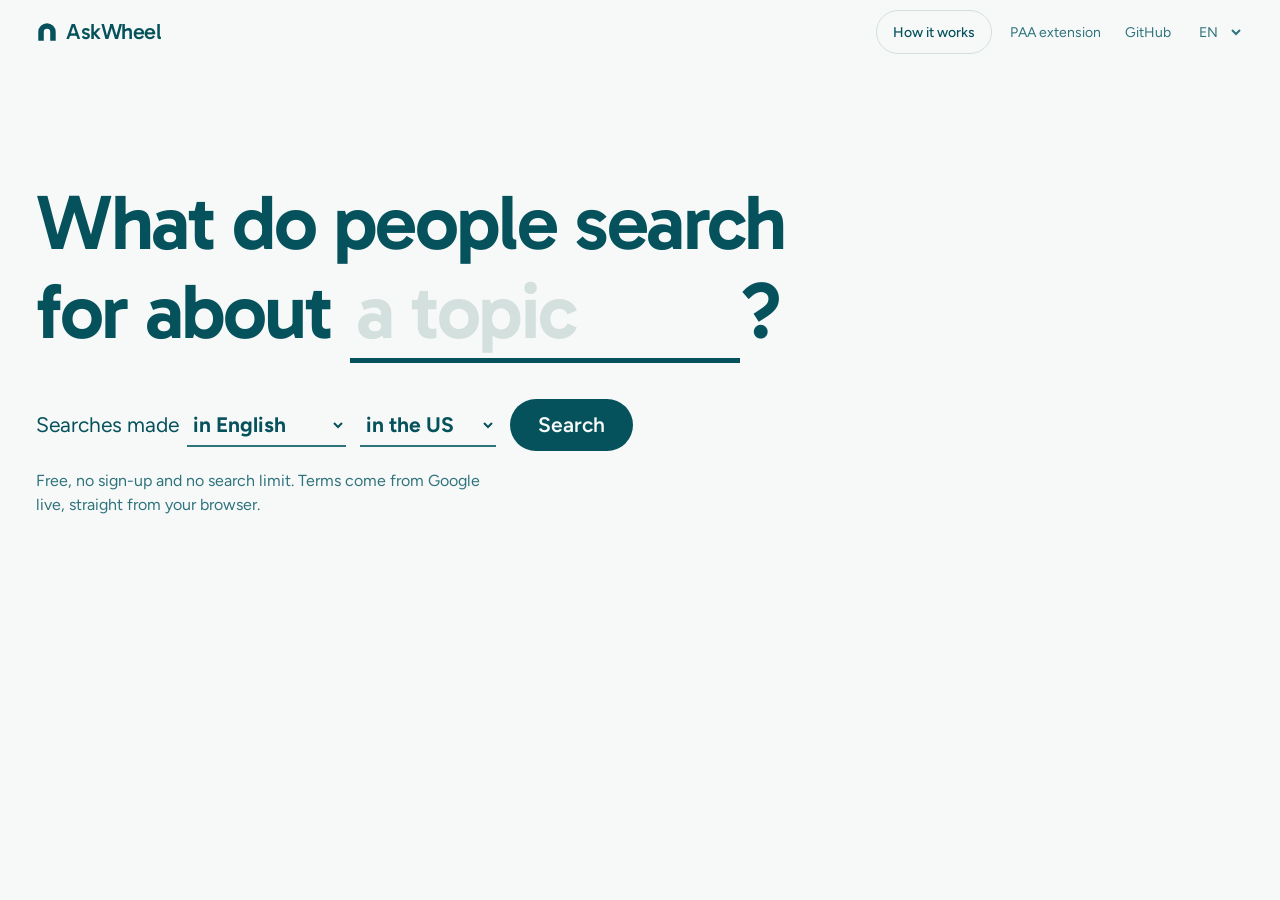
<file: public/index.html>
<!doctype html>
<html lang="pt">
<head>
<meta charset="utf-8">
<meta name="viewport" content="width=device-width, initial-scale=1">
<title>AskWheel</title>
<meta name="description" data-i18n-content="meta.desc" content="Veja o que as pessoas buscam no Google e no Google Shopping, e o People Also Ask, sobre qualquer palavra-chave. Grátis, sem cadastro.">
<link rel="icon" href="favicon.svg" type="image/svg+xml">
<link rel="preload" href="fonts/figtree-latin.woff2" as="font" type="font/woff2" crossorigin>
<link rel="preload" href="fonts/gabarito-latin.woff2" as="font" type="font/woff2" crossorigin>
<link rel="stylesheet" href="style.css">
</head>
<body class="home">
<header class="top" id="top">
  <a class="brand" id="brand" href="./" data-i18n-label="brand.label" aria-label="AskWheel, página inicial"><i class="ring" aria-hidden="true"></i>AskWheel</a>
  <form class="ask" id="form">
    <h1><label for="q" data-i18n="home.pre">O que as pessoas buscam sobre</label> <input id="q" name="q" data-i18n-ph="q.ph" placeholder="um assunto" autocomplete="off" enterkeyhint="search" required><span aria-hidden="true">?</span></h1>
    <div class="where">
      <label><span data-i18n="where.pre">Buscas feitas</span>
        <select id="hl" name="hl" data-i18n-label="hl.label" aria-label="Idioma da busca">
          <option value="pt" data-i18n="hl.pt">em português</option>
          <option value="it" data-i18n="hl.it">em italiano</option>
          <option value="en" data-i18n="hl.en">em inglês</option>
          <option value="es" data-i18n="hl.es">em espanhol</option>
        </select></label>
      <label><span class="vh" data-i18n="gl.label">País</span>
        <select id="gl" name="gl" data-i18n-label="gl.label" aria-label="País">
          <option value="it" data-i18n="c.it">na Itália</option>
          <option value="br" data-i18n="c.br">no Brasil</option>
          <option value="pt" data-i18n="c.pt">em Portugal</option>
          <option value="us" data-i18n="c.us">nos EUA</option>
          <option value="gb" data-i18n="c.gb">no Reino Unido</option>
          <option value="es" data-i18n="c.es">na Espanha</option>
          <option value="fr" data-i18n="c.fr">na França</option>
          <option value="de" data-i18n="c.de">na Alemanha</option>
        </select></label>
      <button class="go" id="go" type="submit" data-i18n="go">Buscar</button>
    </div>
    <p class="promise" data-i18n="promise">Grátis, sem cadastro e sem limite de buscas. Os termos vêm do Google na hora, direto do seu navegador.</p>
  </form>
  <nav class="nav" data-i18n-label="nav.label" aria-label="Páginas">
    <a href="#" data-tab="about" data-i18n="nav.about">Como funciona</a>
    <a href="#" data-tab="ext" class="desk" data-i18n="nav.ext">Extensão PAA</a>
    <a href="https://github.com/matteoandradeboschi/askwheel" target="_blank" rel="noopener">GitHub</a>
    <select id="ui-lang" data-i18n-label="ui.label" aria-label="Idioma do site">
      <option value="pt">PT</option>
      <option value="en">EN</option>
      <option value="it">IT</option>
    </select>
    <a href="#" class="top-go" data-goto="search" data-i18n="lp.cta">Buscar uma palavra</a>
  </nav>
</header>

<main>
  <section id="tab-search" class="tab">
    <div id="results" hidden>
      <div class="cap">
        <h2 id="cap-kw"></h2>
        <p class="meta" id="meta" aria-live="polite"></p>
        <p class="status" id="status" aria-live="polite" hidden></p>
        <div class="paa-line" id="paa-line" hidden>
          <p id="paa-msg"></p>
          <p id="paa-install"><span data-i18n="paa.install">Perguntas do Google (People Also Ask): instale a extensão no computador.</span> <a href="#" data-goto="ext" data-i18n="paa.installBtn">Instalar extensão</a></p>
        </div>
      </div>
      <div class="bar">
        <nav class="views" id="views" data-i18n-label="v.label" aria-label="Como ver os termos">
          <a href="#s-wheel" data-v="wheel" data-i18n="v.wheel">Roda</a><a href="#s-groups" data-v="groups" data-i18n="v.groups">Por assunto</a><a href="#s-qa" data-v="qa" data-i18n="v.qa">Perguntas do Google</a><a href="#s-table" data-v="table" data-i18n="v.table">Tabela</a>
        </nav>
        <div class="acts">
          <button type="button" class="btn" id="copy-all" data-i18n="a.copy">Copiar tudo</button>
          <button type="button" class="btn" id="csv" data-i18n="csv">Baixar CSV</button>
          <button type="button" class="btn" id="share" data-i18n="share">Copiar link</button>
          <button type="button" class="btn" id="print" data-i18n="a.print">Imprimir ou salvar PDF</button>
          <button type="button" class="btn" id="cart" aria-expanded="false" aria-controls="basket"><span data-i18n="a.cart">Cesta</span> <b id="cart-n">0</b></button>
        </div>
      </div>
      <div id="stage"></div>
      <div id="extras" hidden></div>
      <p class="note" data-i18n="note.vol">Não mostramos volume de busca: o Google não entrega esse número de graça. A ordem é a posição em que o Google sugeriu cada termo, não quantas pessoas pesquisam.</p>
    </div>
  </section>

  <section id="tab-ext" class="tab prose" hidden>
    <h1 data-i18n="ext.h">Extensão AskWheel PAA</h1>
    <p data-i18n="ext.p">Com a extensão, o People Also Ask do Google aparece sozinho a cada busca: ela abre a busca no Google numa aba em segundo plano, lê as perguntas, traz o mapa para cá e fecha a aba. Não guarda nada e não envia dados para nenhum outro lugar.</p>
    <p><a data-i18n="ext.dl" class="bm" href="askwheel-paa.zip" download>Baixar a extensão (.zip)</a></p>
    <h2 data-i18n="ext.chromeH">Chrome, Edge, Brave, Opera, Vivaldi</h2>
    <ol>
      <li data-i18n="ext.c1">Descompacte o .zip numa pasta que você não vai apagar.</li>
      <li data-i18n="ext.c2">Abra <code>chrome://extensions</code> (no Opera, <code>opera://extensions</code>) e ligue o <b>Modo do desenvolvedor</b>.</li>
      <li data-i18n="ext.c3">Clique em <b>Carregar sem compactação</b> e escolha a pasta.</li>
    </ol>
    <h2>Firefox</h2>
    <ol>
      <li data-i18n="ext.f1">Descompacte o .zip.</li>
      <li data-i18n="ext.f2">Abra <code>about:debugging#/runtime/this-firefox</code> e clique em <b>Carregar extensão temporária</b>.</li>
      <li data-i18n="ext.f3">Escolha o arquivo <code>manifest.json</code> da pasta. A extensão some quando o Firefox fecha.</li>
    </ol>
    <p data-i18n="ext.after">Depois, recarregue esta página e busque. Se o Google pedir verificação ou mostrar a tela de cookies, a aba dele fica aberta para você resolver.</p>
    <h2 data-i18n="ext.bmH">Sem extensão: usar um favorito</h2>
    <ol>
      <li><span data-i18n="ext.b1">Arraste este botão para a barra de favoritos (só na primeira vez):</span> <a id="paa-bm" class="bm" href="#">AskWheel PAA</a> <span id="bm-msg" class="muted" aria-live="polite"></span></li>
      <li><span data-i18n="ext.b2a">Busque a palavra no Google (ou</span> <a id="paa-open" target="_blank" rel="noopener" href="https://www.google.com/" data-i18n="ext.b2link">abra o Google</a><span data-i18n="ext.b2b">) e, na página de resultados, clique no favorito.</span></li>
      <li data-i18n="ext.b3">Em uns 20 segundos você volta para cá com tudo: as rodas e o mapa de perguntas.</li>
    </ol>
  </section>

  <section id="tab-about" class="tab lp" hidden>
    <div class="lp-sec lp-hero">
      <div class="lp-text">
        <h1 data-i18n="lp.h1">Veja o que as pessoas perguntam no Google sobre qualquer assunto</h1>
        <p class="lp-lead" data-i18n="lp.lead">Digite uma palavra. O AskWheel consulta o autocomplete do Google e do Google Shopping direto do seu navegador e separa cada sugestão em perguntas, comparações, para quê e com o quê, e de A a Z.</p>
        <div class="lp-btns"><a class="lp-go" href="#" data-goto="search" data-i18n="lp.cta">Buscar uma palavra</a><a class="lp-alt desk" href="#" data-goto="ext" data-i18n="lp.cta2">Instalar a extensão</a></div>
        <p class="lp-proof" data-i18n="lp.proof">Grátis, sem cadastro e sem limite de buscas.</p>
      </div>
      <div class="lp-art" role="img" data-i18n-label="lp.artLabel" aria-label="Resultado do AskWheel para cold brew">
        <div class="aw-win" aria-hidden="true">
          <div class="aw-bar"><span class="aw-dots"><i></i><i></i><i></i></span><span>AskWheel · <b>cold brew</b> · <span data-i18n="hl.en">em inglês</span></span></div>
          <div class="aw-body">
            <div class="aw-side">
              <span class="hue h-questions on"><i></i><span data-i18n="g.questions">Perguntas</span><em>48</em></span>
              <span class="hue h-prepositions"><i></i><span data-i18n="g.prepositions">Para quê e com o quê</span><em>31</em></span>
              <span class="hue h-comparisons"><i></i><span data-i18n="g.comparisons">Comparações</span><em>12</em></span>
              <span class="hue h-az"><i></i><span data-i18n="g.az">De A a Z e números</span><em>83</em></span>
              <span class="hue h-related"><i></i><span data-i18n="g.related">Relacionadas</span><em>26</em></span>
            </div>
            <ul class="aw-rows hue h-questions">
              <li><b>how to make <mark>cold brew</mark> at home</b><small>how</small></li>
              <li><b>is <mark>cold brew</mark> stronger than coffee</b><small>is</small></li>
              <li><b>why is <mark>cold brew</mark> so expensive</b><small>why</small></li>
              <li><b>how long does <mark>cold brew</mark> last</b><small>how</small></li>
              <li><b>what is <mark>cold brew</mark> concentrate</b><small>what</small></li>
              <li><b>can you heat up <mark>cold brew</mark></b><small>can</small></li>
              <li><b>which beans for <mark>cold brew</mark></b><small>which</small></li>
              <li><b>does <mark>cold brew</mark> have more caffeine</b><small>does</small></li>
            </ul>
          </div>
        </div>
        <div class="aw-note" aria-hidden="true">
          <b data-i18n="g.paa">Perguntas do Google</b>
          <p><i>1</i><span data-i18n="lp.note1">Google aberto numa aba em segundo plano</span></p>
          <p><i>2</i><span data-i18n="lp.note2">8 perguntas lidas da página</span></p>
          <p><i>3</i><span data-i18n="lp.note3">Mapa pronto para cold brew</span></p>
        </div>
      </div>
    </div>

    <div class="lp-sec">
      <div class="lp-head">
        <h2 data-i18n="lp.wheelH">Todas as sugestões de uma palavra, numa roda só</h2>
        <p data-i18n="lp.wheelP">Google e Google Shopping respondem lado a lado. A roda agrupa as sugestões pela palavra que as começa; a tabela lista cada uma para copiar com um clique.</p>
      </div>
      <div class="lp-app" role="img" data-i18n-label="lp.appLabel" aria-label="Tabela de sugestões ao lado da roda">
        <ul class="aw-rows lp-list" aria-hidden="true">
          <li class="hue h-comparisons"><b>cold brew vs iced coffee</b><small>vs</small></li>
          <li class="hue h-prepositions"><b>cold brew with milk</b><small>with</small></li>
          <li class="hue h-questions"><b>how to make cold brew at home</b><small>how</small></li>
          <li class="hue h-az"><b>cold brew ratio</b><small>r</small></li>
          <li class="hue h-az"><b>cold brew 1 litre</b><small>1</small></li>
          <li class="hue h-comparisons"><b>cold brew or espresso</b><small>or</small></li>
          <li class="hue h-prepositions"><b>cold brew without filter</b><small>without</small></li>
          <li class="hue h-related"><b>cold brew tonic</b><small>+</small></li>
          <li class="hue h-az"><b>cold brew grind size</b><small>g</small></li>
          <li class="hue h-prepositions"><b>cold brew near me</b><small>near</small></li>
        </ul>
        <div class="lp-wheelbox"><svg class="lp-wheel" viewBox="0 0 500 500" aria-hidden="true"><g class="hue h-questions"><path class="bd" d="M250.0 100.0A150 150 0 0 1 399.7 240.6L313.9 246.0A64 64 0 0 0 250.0 186.0Z"/><path class="lf o0" d="M250.0 54.0A196 196 0 0 1 274.6 55.5L268.8 101.2A150 150 0 0 0 250.0 100.0Z"/><path class="lf o1" d="M277.1 35.7A216 216 0 0 1 303.7 40.8L287.3 104.7A150 150 0 0 0 268.8 101.2Z"/><path class="lf o2" d="M308.7 21.4A236 236 0 0 1 336.9 30.6L305.2 110.5A150 150 0 0 0 287.3 104.7Z"/><path class="lf o0" d="M325.8 58.5A206 206 0 0 1 349.2 69.5L322.3 118.6A150 150 0 0 0 305.2 110.5Z"/><path class="lf o1" d="M358.9 52.0A226 226 0 0 1 382.8 67.2L338.2 128.6A150 150 0 0 0 322.3 118.6Z"/><path class="lf o2" d="M365.2 91.4A196 196 0 0 1 384.2 107.1L352.7 140.7A150 150 0 0 0 338.2 128.6Z"/><path class="lf o0" d="M397.9 92.5A216 216 0 0 1 416.4 112.3L365.6 154.4A150 150 0 0 0 352.7 140.7Z"/><path class="lf o1" d="M431.8 99.6A236 236 0 0 1 449.3 123.5L376.6 169.6A150 150 0 0 0 365.6 154.4Z"/><path class="lf o2" d="M423.9 139.6A206 206 0 0 1 436.4 162.3L385.7 186.1A150 150 0 0 0 376.6 169.6Z"/><path class="lf o0" d="M454.5 153.8A226 226 0 0 1 464.9 180.2L392.7 203.6A150 150 0 0 0 385.7 186.1Z"/><path class="lf o1" d="M436.4 189.4A196 196 0 0 1 442.5 213.3L397.3 221.9A150 150 0 0 0 392.7 203.6Z"/><path class="lf o2" d="M462.2 209.5A216 216 0 0 1 465.6 236.4L399.7 240.6A150 150 0 0 0 397.3 221.9Z"/></g><g class="hue h-prepositions"><path class="bd" d="M399.7 240.6A150 150 0 0 1 341.9 368.5L289.2 300.6A64 64 0 0 0 313.9 246.0Z"/><path class="lf o0" d="M445.6 237.7A196 196 0 0 1 445.7 261.5L399.7 258.8A150 150 0 0 0 399.7 240.6Z"/><path class="lf o1" d="M465.6 262.7A216 216 0 0 1 462.5 288.8L397.6 276.9A150 150 0 0 0 399.7 258.8Z"/><path class="lf o2" d="M482.2 292.4A236 236 0 0 1 475.3 320.3L393.2 294.7A150 150 0 0 0 397.6 276.9Z"/><path class="lf o0" d="M446.7 311.3A206 206 0 0 1 437.7 334.8L386.7 311.7A150 150 0 0 0 393.2 294.7Z"/><path class="lf o1" d="M456.0 343.0A226 226 0 0 1 443.2 367.3L378.2 327.9A150 150 0 0 0 386.7 311.7Z"/><path class="lf o2" d="M417.5 351.8A196 196 0 0 1 403.9 371.3L367.8 342.9A150 150 0 0 0 378.2 327.9Z"/><path class="lf o0" d="M419.6 383.7A216 216 0 0 1 402.1 403.3L355.6 356.5A150 150 0 0 0 367.8 342.9Z"/><path class="lf o1" d="M416.2 417.5A236 236 0 0 1 394.6 436.5L341.9 368.5A150 150 0 0 0 355.6 356.5Z"/></g><g class="hue h-comparisons"><path class="bd" d="M341.9 368.5A150 150 0 0 1 291.8 394.0L267.9 311.5A64 64 0 0 0 289.2 300.6Z"/><path class="lf o0" d="M370.1 404.9A196 196 0 0 1 349.8 418.7L326.4 379.1A150 150 0 0 0 341.9 368.5Z"/><path class="lf o1" d="M360.0 435.9A216 216 0 0 1 335.8 448.2L309.6 387.7A150 150 0 0 0 326.4 379.1Z"/><path class="lf o2" d="M343.7 466.6A236 236 0 0 1 315.8 476.6L291.8 394.0A150 150 0 0 0 309.6 387.7Z"/></g><g class="hue h-az"><path class="bd" d="M291.8 394.0A150 150 0 0 1 140.7 147.3L203.3 206.2A64 64 0 0 0 267.9 311.5Z"/><path class="lf o0" d="M304.7 438.2A196 196 0 0 1 281.0 443.5L273.7 398.1A150 150 0 0 0 291.8 394.0Z"/><path class="lf o1" d="M284.1 463.3A216 216 0 0 1 257.4 465.9L255.2 399.9A150 150 0 0 0 273.7 398.1Z"/><path class="lf o2" d="M258.1 485.9A236 236 0 0 1 228.8 485.0L236.6 399.4A150 150 0 0 0 255.2 399.9Z"/><path class="lf o0" d="M231.5 455.2A206 206 0 0 1 206.3 451.3L218.2 396.6A150 150 0 0 0 236.6 399.4Z"/><path class="lf o1" d="M202.0 470.8A226 226 0 0 1 175.0 463.2L200.2 391.5A150 150 0 0 0 218.2 396.6Z"/><path class="lf o2" d="M185.0 434.9A196 196 0 0 1 162.6 425.4L183.1 384.3A150 150 0 0 0 200.2 391.5Z"/><path class="lf o0" d="M153.7 443.3A216 216 0 0 1 130.5 429.9L167.0 374.9A150 150 0 0 0 183.1 384.3Z"/><path class="lf o1" d="M119.4 446.6A236 236 0 0 1 96.1 428.9L152.2 363.7A150 150 0 0 0 167.0 374.9Z"/><path class="lf o2" d="M115.6 406.1A206 206 0 0 1 97.3 388.3L138.8 350.7A150 150 0 0 0 152.2 363.7Z"/><path class="lf o0" d="M82.5 401.7A226 226 0 0 1 65.0 379.8L127.2 336.2A150 150 0 0 0 138.8 350.7Z"/><path class="lf o1" d="M89.6 362.6A196 196 0 0 1 76.9 341.8L117.5 320.3A150 150 0 0 0 127.2 336.2Z"/><path class="lf o2" d="M59.2 351.2A216 216 0 0 1 48.1 326.8L109.8 303.3A150 150 0 0 0 117.5 320.3Z"/><path class="lf o0" d="M29.4 333.9A236 236 0 0 1 20.7 306.0L104.3 285.6A150 150 0 0 0 109.8 303.3Z"/><path class="lf o1" d="M49.9 298.8A206 206 0 0 1 45.4 273.7L101.0 267.2A150 150 0 0 0 104.3 285.6Z"/><path class="lf o2" d="M25.5 276.0A226 226 0 0 1 24.0 248.0L100.0 248.7A150 150 0 0 0 101.0 267.2Z"/><path class="lf o0" d="M54.0 248.2A196 196 0 0 1 55.7 224.0L101.3 230.1A150 150 0 0 0 100.0 248.7Z"/><path class="lf o1" d="M35.9 221.3A216 216 0 0 1 41.1 195.0L104.9 211.8A150 150 0 0 0 101.3 230.1Z"/><path class="lf o2" d="M21.8 189.9A236 236 0 0 1 31.0 162.1L110.8 194.2A150 150 0 0 0 104.9 211.8Z"/><path class="lf o0" d="M58.8 173.3A206 206 0 0 1 69.8 150.2L118.8 177.3A150 150 0 0 0 110.8 194.2Z"/><path class="lf o1" d="M52.3 140.5A226 226 0 0 1 67.4 116.9L128.8 161.7A150 150 0 0 0 118.8 177.3Z"/><path class="lf o2" d="M91.6 134.6A196 196 0 0 1 107.1 115.8L140.7 147.3A150 150 0 0 0 128.8 161.7Z"/></g><g class="hue h-related"><path class="bd" d="M140.7 147.3A150 150 0 0 1 250.0 100.0L250.0 186.0A64 64 0 0 0 203.3 206.2Z"/><path class="lf o0" d="M107.1 115.8A196 196 0 0 1 123.7 100.1L153.4 135.3A150 150 0 0 0 140.7 147.3Z"/><path class="lf o1" d="M110.8 84.8A216 216 0 0 1 131.0 69.7L167.4 124.8A150 150 0 0 0 153.4 135.3Z"/><path class="lf o2" d="M120.0 53.0A236 236 0 0 1 143.8 39.2L182.5 116.0A150 150 0 0 0 167.4 124.8Z"/><path class="lf o0" d="M157.3 66.0A206 206 0 0 1 179.4 56.5L198.6 109.1A150 150 0 0 0 182.5 116.0Z"/><path class="lf o1" d="M172.5 37.7A226 226 0 0 1 197.7 30.1L215.3 104.1A150 150 0 0 0 198.6 109.1Z"/><path class="lf o2" d="M204.7 59.3A196 196 0 0 1 227.2 55.3L232.5 101.0A150 150 0 0 0 215.3 104.1Z"/><path class="lf o0" d="M224.9 35.5A216 216 0 0 1 250.0 34.0L250.0 100.0A150 150 0 0 0 232.5 101.0Z"/></g><circle class="hub" cx="250" cy="250" r="62"/><text class="kw" x="250" y="246">cold brew</text><text class="kn" x="250" y="270">200</text></svg></div>
      </div>
    </div>

    <div class="lp-sec lp-pin" id="lp-steps">
      <div class="lp-pin__in">
        <div class="lp-pin__text">
          <h2 data-i18n="lp.stepsH">Como funciona uma busca</h2>
          <ol class="lp-steps">
            <li class="is-on">
              <h3 data-i18n="lp.s1h">Digite a palavra e escolha o idioma</h3>
              <p data-i18n="lp.s1p">O idioma da busca é separado do idioma do site: dá para usar o site em italiano e buscar em português.</p>
              <figure class="lp-shot" aria-hidden="true"><div class="ps-win">
                <div class="ps-bar"><span class="aw-dots"><i></i><i></i><i></i></span>AskWheel</div>
                <div class="ps-search"><svg viewBox="0 0 20 20"><circle cx="9" cy="9" r="6"/><path d="m14 14 4 4"/></svg>cold brew<em data-i18n="hl.en">em inglês</em><b data-i18n="go">Buscar</b></div>
                <div class="aw-chips ps-mods"><span class="hue h-questions">how</span><span class="hue h-questions">why</span><span class="hue h-questions">what</span><span class="hue h-prepositions">with</span><span class="hue h-prepositions">for</span><span class="hue h-comparisons">vs</span><span class="hue h-comparisons">or</span><span class="hue h-az">a–z</span><span class="hue h-az">0–9</span></div>
              </div></figure>
            </li>
            <li>
              <h3 data-i18n="lp.s2h">Veja cada fonte chegar</h3>
              <p data-i18n="lp.s2p">Google e Google Shopping aparecem com a sua contagem, assim você sabe quem respondeu e quantos termos trouxe.</p>
              <figure class="lp-shot" aria-hidden="true"><div class="ps-win">
                <div class="ps-bar"><span class="aw-dots"><i></i><i></i><i></i></span>AskWheel · <b>cold brew</b></div>
                <div class="ps-cols">
                  <div><h4><img src="icons/google-icon.svg" alt="" width="16" height="16">Google<em>164</em></h4><i class="aw-meter"></i><p>cold brew vs iced coffee</p><p>cold brew ratio</p><p>cold brew with milk</p><p>cold brew recipe</p></div>
                  <div><h4><img src="icons/google-icon.svg" alt="" width="16" height="16">Shopping<em>36</em></h4><i class="aw-meter part"></i><p>cold brew maker</p><p>cold brew bottle 1 litre</p><p>cold brew filter bags</p><p>cold brew concentrate</p></div>
                </div>
              </div></figure>
            </li>
            <li>
              <h3 data-i18n="lp.s3h">Copie um termo ou exporte tudo</h3>
              <p data-i18n="lp.s3p">Copie uma sugestão, guarde na cesta de uma busca para a outra ou baixe um CSV com a palavra, o idioma e a data.</p>
              <figure class="lp-shot" aria-hidden="true"><div class="ps-win">
                <div class="ps-bar"><span class="aw-dots"><i></i><i></i><i></i></span><span data-i18n="a.cart">Cesta</span> · <b>3</b></div>
                <ul class="aw-rows">
                  <li class="hue h-questions"><b>how to make cold brew at home</b><small>how</small></li>
                  <li class="hue h-comparisons"><b>cold brew vs iced coffee</b><small>vs</small></li>
                  <li class="hue h-related"><b>cold brew maker</b><small>Shopping</small></li>
                </ul>
                <div class="ps-file"><img src="icons/google-sheets.svg" alt="" width="21" height="28"><span><b>askwheel-cold-brew.csv</b><br><span data-i18n="lp.csvCols">palavra, idioma, data</span></span><em data-i18n="csv">Baixar CSV</em></div>
              </div></figure>
            </li>
          </ol>
        </div>
      </div>
    </div>

    <div class="lp-sec lp-split">
      <div class="lp-head">
        <h2 data-i18n="lp.paaH">Perguntas do Google, lidas de uma página real</h2>
        <p data-i18n="lp.paaP">A extensão abre o Google numa aba em segundo plano, lê o quadro “As pessoas também perguntam” e traz o mapa para cá. Sem extensão, um favorito clicado no google.com faz o mesmo. Só no computador.</p>
        <div class="lp-chips"><span><img src="icons/chrome.svg" alt="" width="20" height="20">Chrome</span><span><img src="icons/firefox.svg" alt="" width="20" height="20">Firefox</span></div>
      </div>
      <div class="lp-map hue h-paa" role="img" data-i18n-label="lp.mapLabel" aria-label="Mapa de perguntas do Google para cold brew">
        <svg viewBox="0 0 680 440" aria-hidden="true">
          <path d="M120 220 C160 220 160 60 200 60"/><path d="M120 220 C160 220 160 170 200 170"/><path d="M120 220 C160 220 160 280 200 280"/><path d="M120 220 C160 220 160 390 200 390"/>
          <path d="M420 60 C440 60 440 32 460 32"/><path d="M420 60 C440 60 440 88 460 88"/><path d="M420 170 C440 170 440 142 460 142"/><path d="M420 170 C440 170 440 198 460 198"/>
          <path d="M420 280 C440 280 440 252 460 252"/><path d="M420 280 C440 280 440 308 460 308"/><path d="M420 390 C440 390 440 362 460 362"/><path d="M420 390 C440 390 440 418 460 418"/>
          <rect class="root" x="16" y="198" width="104" height="44" rx="22"/><text class="rt" x="34" y="221">cold brew</text>
          <rect x="200" y="42" width="220" height="36" rx="8"/><text x="212" y="61">Is cold brew healthier?</text>
          <rect x="200" y="152" width="220" height="36" rx="8"/><text x="212" y="171">How long to steep cold brew?</text>
          <rect x="200" y="262" width="220" height="36" rx="8"/><text x="212" y="281">Is cold brew just iced coffee?</text>
          <rect x="200" y="372" width="220" height="36" rx="8"/><text x="212" y="391">Why does cold brew cost more?</text>
          <rect x="460" y="18" width="204" height="28" rx="6"/><text x="470" y="33">Is it easier on the stomach?</text>
          <rect x="460" y="74" width="204" height="28" rx="6"/><text x="470" y="89">Does it have less acid?</text>
          <rect x="460" y="128" width="204" height="28" rx="6"/><text x="470" y="143">Can you steep it too long?</text>
          <rect x="460" y="184" width="204" height="28" rx="6"/><text x="470" y="199">Fridge or room temperature?</text>
          <rect x="460" y="238" width="204" height="28" rx="6"/><text x="470" y="253">What makes it different?</text>
          <rect x="460" y="294" width="204" height="28" rx="6"/><text x="470" y="309">Is it sweeter?</text>
          <rect x="460" y="348" width="204" height="28" rx="6"/><text x="470" y="363">How much coffee does it use?</text>
          <rect x="460" y="404" width="204" height="28" rx="6"/><text x="470" y="419">Is it worth making at home?</text>
        </svg>
      </div>
    </div>

    <div class="lp-sec">
      <div class="lp-head">
        <h2 data-i18n="lp.expH">Leve os termos para onde você trabalha</h2>
        <p data-i18n="lp.expP">Três fontes viram uma lista. Um CSV ou um clique em copiar leva tudo para uma planilha, uma página ou um grupo de anúncios.</p>
      </div>
      <div class="lp-dg">
        <svg class="lp-dg__svg" viewBox="0 0 1200 480" role="img" data-i18n-label="lp.flowLabel" aria-label="Google, Google Shopping e as perguntas do Google entram no AskWheel e saem para Google Sheets, Excel, Notion e Google Ads">
          <g class="ln">
            <path id="dg-s1" d="M440 160 C500 160 490 240 540 240"/><path id="dg-s2" d="M440 240 L540 240"/><path id="dg-s3" d="M440 320 C500 320 490 240 540 240"/>
            <path id="dg-t1" d="M660 240 C720 240 710 105 770 105"/><path id="dg-t2" d="M660 240 C720 240 710 195 770 195"/><path id="dg-t3" d="M660 240 C720 240 710 285 770 285"/><path id="dg-t4" d="M660 240 C720 240 710 375 770 375"/>
          </g>
          <g class="pulse">
            <circle r="4"><animateMotion dur="2.8s" repeatCount="indefinite" begin="0s"><mpath href="#dg-s1"/></animateMotion></circle>
            <circle r="4"><animateMotion dur="2.8s" repeatCount="indefinite" begin=".9s"><mpath href="#dg-s2"/></animateMotion></circle>
            <circle r="4"><animateMotion dur="2.8s" repeatCount="indefinite" begin="1.8s"><mpath href="#dg-s3"/></animateMotion></circle>
            <circle r="4"><animateMotion dur="2.8s" repeatCount="indefinite" begin=".5s"><mpath href="#dg-t1"/></animateMotion></circle>
            <circle r="4"><animateMotion dur="2.8s" repeatCount="indefinite" begin="1.2s"><mpath href="#dg-t2"/></animateMotion></circle>
            <circle r="4"><animateMotion dur="2.8s" repeatCount="indefinite" begin="1.9s"><mpath href="#dg-t3"/></animateMotion></circle>
            <circle r="4"><animateMotion dur="2.8s" repeatCount="indefinite" begin="2.6s"><mpath href="#dg-t4"/></animateMotion></circle>
          </g>
          <g class="nd"><rect x="250" y="130" width="190" height="60" rx="12"/><rect class="tile" x="262" y="142" width="36" height="36" rx="8"/><image href="icons/google-icon.svg" x="270" y="150" width="20" height="20"/><text x="310" y="157">Google</text><text class="sub" x="310" y="176">Autocomplete</text></g>
          <g class="nd"><rect x="250" y="210" width="190" height="60" rx="12"/><rect class="tile" x="262" y="222" width="36" height="36" rx="8"/><image href="icons/google-icon.svg" x="270" y="230" width="20" height="20"/><text x="310" y="237">Shopping</text><text class="sub" x="310" y="256">Autocomplete</text></g>
          <g class="nd hue h-paa"><rect x="210" y="290" width="230" height="60" rx="12"/><rect class="tile" x="222" y="302" width="36" height="36" rx="8"/><circle class="dot" cx="240" cy="320" r="7"/><text x="270" y="317" data-i18n="g.paa">Perguntas do Google</text><text class="sub" x="270" y="336">People Also Ask</text></g>
          <g class="core"><rect class="halo" x="530" y="170" width="140" height="140" rx="26"/><rect x="540" y="180" width="120" height="120" rx="20"/><path transform="translate(582 200) scale(1.5)" d="M2.5 21.5V12a9.5 9.5 0 0 1 19 0v9.5h-6V12a3.5 3.5 0 0 0-7 0v9.5z"/><text x="600" y="276">AskWheel</text></g>
          <g class="nd"><rect x="770" y="75" width="210" height="60" rx="12"/><rect class="tile" x="782" y="87" width="36" height="36" rx="8"/><image href="icons/google-sheets.svg" x="792" y="94" width="16" height="22"/><text x="830" y="102">Google Sheets</text><text class="sub" x="830" y="121">CSV</text></g>
          <g class="nd"><rect x="770" y="165" width="210" height="60" rx="12"/><rect class="tile" x="782" y="177" width="36" height="36" rx="8"/><image href="icons/xlsx.svg" x="789" y="184" width="22" height="22"/><text x="830" y="192">Excel</text><text class="sub" x="830" y="211">CSV</text></g>
          <g class="nd"><rect x="770" y="255" width="210" height="60" rx="12"/><rect class="tile" x="782" y="267" width="36" height="36" rx="8"/><image href="icons/notion.svg" x="790" y="275" width="20" height="20"/><text x="830" y="282">Notion</text><text class="sub" x="830" y="301" data-i18n="lp.subCopy">Copiar</text></g>
          <g class="nd"><rect x="770" y="345" width="210" height="60" rx="12"/><rect class="tile" x="782" y="357" width="36" height="36" rx="8"/><image href="icons/google-ads.svg" x="790" y="365" width="20" height="20"/><text x="830" y="372">Google Ads</text><text class="sub" x="830" y="391" data-i18n="lp.subKw">Palavras-chave</text></g>
        </svg>
        <button type="button" class="lp-pause" id="lp-pause" data-i18n-label="lp.pause" aria-label="Pausar animação" aria-pressed="false"><svg viewBox="0 0 16 16" aria-hidden="true"><path d="M5 3v10M11 3v10"/></svg></button>
      </div>
      <div class="lp-flow">
        <ul><li><img src="icons/google-icon.svg" alt="" width="20" height="20">Google</li><li><img src="icons/google-icon.svg" alt="" width="20" height="20">Google Shopping</li><li class="hue h-paa"><i class="dot"></i><span data-i18n="g.paa">Perguntas do Google</span></li></ul>
        <div class="lp-core"><i class="ring" aria-hidden="true"></i>AskWheel</div>
        <ul><li><img src="icons/google-sheets.svg" alt="" width="15" height="20">Google Sheets</li><li><img src="icons/xlsx.svg" alt="" width="20" height="20">Excel</li><li><img src="icons/notion.svg" alt="" width="20" height="20">Notion</li><li><img src="icons/google-ads.svg" alt="" width="20" height="20">Google Ads</li></ul>
      </div>
    </div>

    <div class="lp-sec lp-split">
      <div class="lp-head"><h2 data-i18n="lp.faqH">Dúvidas</h2><p data-i18n="lp.faqP">O que o AskWheel mostra, o que ele não alcança e para onde vai a sua busca.</p></div>
      <div class="lp-faq">
        <div><h3 data-i18n="lp.q1">Custa alguma coisa?</h3><p data-i18n="lp.a1"></p></div>
        <div><h3 data-i18n="lp.q2">Mostra o volume de busca?</h3><p data-i18n="lp.a2"></p></div>
        <div><h3 data-i18n="lp.q3">Por que não tem Amazon nem TikTok?</h3><p data-i18n="lp.a3"></p></div>
        <div><h3 data-i18n="lp.q4">Minha busca fica guardada?</h3><p data-i18n="lp.a4"></p></div>
        <div><h3 data-i18n="lp.q5">Em que idiomas posso buscar?</h3><p data-i18n="lp.a5"></p></div>
        <div><h3 data-i18n="lp.q6">Às vezes não aparece nada. Por quê?</h3><p data-i18n="lp.a6"></p></div>
      </div>
    </div>

    <div class="lp-sec lp-close">
      <h2 data-i18n="lp.closeH">Busque a sua primeira palavra</h2>
      <a class="lp-go lp-xl" href="#" data-goto="search" data-i18n="lp.cta">Buscar uma palavra</a>
    </div>
  </section>
</main>

<aside class="basket" id="basket" data-i18n-label="a.cart" aria-label="Cesta">
  <h2><span data-i18n="a.cart">Cesta</span> <button type="button" class="btn" id="b-close" data-i18n="b.close">Fechar</button></h2>
  <p class="empty" id="b-empty" data-i18n="b.empty">Clique num termo para guardar aqui. A cesta continua de uma busca para a outra.</p>
  <ol id="b-list"></ol>
  <div class="row"><button type="button" class="btn" id="b-copy" data-i18n="b.copy">Copiar cesta</button><button type="button" class="btn" id="b-csv" data-i18n="csv">Baixar CSV</button><button type="button" class="btn" id="b-clear" data-i18n="b.clear">Esvaziar cesta</button></div>
</aside>
<div class="toast" id="toast" role="status"></div>

<footer data-i18n="footer" class="foot">AskWheel · grátis e de código aberto · dados do autocomplete do Google e do Google Shopping e do People Also Ask</footer>

<script src="i18n.js"></script>
<script src="app.js"></script>
</body>
</html>
</file>
<file: public/style.css>
/* Fontes (OFL, ver fonts/OFL.txt): servidas daqui mesmo, sem chamar terceiros. */
@font-face { font-family: 'Gabarito'; font-style: normal; font-weight: 400 700; font-display: swap; src: url(fonts/gabarito-latin.woff2) format('woff2');
  unicode-range: U+0000-00FF, U+0131, U+0152-0153, U+02BB-02BC, U+02C6, U+02DA, U+02DC, U+0304, U+0308, U+0329, U+2000-206F, U+20AC, U+2122, U+2191, U+2193, U+2212, U+2215, U+FEFF, U+FFFD; }
@font-face { font-family: 'Gabarito'; font-style: normal; font-weight: 400 700; font-display: swap; src: url(fonts/gabarito-latin-ext.woff2) format('woff2');
  unicode-range: U+0100-02BA, U+02BD-02C5, U+02C7-02CC, U+02CE-02D7, U+02DD-02FF, U+0304, U+0308, U+0329, U+1D00-1DBF, U+1E00-1E9F, U+1EF2-1EFF, U+2020, U+20A0-20AB, U+20AD-20C4, U+2113, U+2C60-2C7F, U+A720-A7FF; }
@font-face { font-family: 'Figtree'; font-style: normal; font-weight: 400 700; font-display: swap; src: url(fonts/figtree-latin.woff2) format('woff2');
  unicode-range: U+0000-00FF, U+0131, U+0152-0153, U+02BB-02BC, U+02C6, U+02DA, U+02DC, U+0304, U+0308, U+0329, U+2000-206F, U+20AC, U+2122, U+2191, U+2193, U+2212, U+2215, U+FEFF, U+FFFD; }
@font-face { font-family: 'Figtree'; font-style: normal; font-weight: 400 700; font-display: swap; src: url(fonts/figtree-latin-ext.woff2) format('woff2');
  unicode-range: U+0100-02BA, U+02BD-02C5, U+02C7-02CC, U+02CE-02D7, U+02DD-02FF, U+0304, U+0308, U+0329, U+1D00-1DBF, U+1E00-1E9F, U+1EF2-1EFF, U+2020, U+20A0-20AB, U+20AD-20C4, U+2113, U+2C60-2C7F, U+A720-A7FF; }

/* Tokens. A cor de cada assunto é só um ângulo (--h) na roda de cores. */
:root {
  --ground: #f7f9f8; --surface: #ffffff; --ink: #06525c; --soft: #2f737d; --line: #d3e0de; --text: #06525c;
  --L: 48%; --Lt: 95%; --toph: 68px;
  --fd: 'Gabarito', system-ui, sans-serif; --fb: 'Figtree', system-ui, sans-serif;
  color-scheme: light;
}

.hue { --col: oklch(var(--L) .1 var(--h)); --tint: oklch(var(--Lt) .035 var(--h)); }
.h-questions { --h: 215; } .h-prepositions { --h: 185; } .h-comparisons { --h: 70; }
.h-az { --h: 155; } .h-related { --h: 120; } .h-paa { --h: 35; } .h-extras { --h: 100; }

* { box-sizing: border-box; }
[hidden] { display: none !important; }
html { overflow-x: hidden; }
body { margin: 0; background: var(--ground); color: var(--text); font: 16px/1.5 var(--fb); }
h1, h2, h3, h4, p, ol, ul { margin: 0; padding: 0; }
#stage ol, #stage ul, .basket ol { list-style: none; }
button, input, select { font: inherit; color: inherit; }
button { cursor: pointer; }
button:disabled { opacity: .6; cursor: wait; }
a { color: inherit; text-underline-offset: 3px; }
:focus-visible { outline: 3px solid var(--ink); outline-offset: 2px; border-radius: 4px; }
::selection { background: var(--ink); color: var(--ground); }
.vh { position: absolute; width: 1px; height: 1px; overflow: hidden; clip-path: inset(50%); white-space: nowrap; }
.muted { color: var(--soft); }
code { font: 14px ui-monospace, SFMono-Regular, Menlo, monospace; }

/* ---------- topo ---------- */
.top { display: flex; align-items: center; gap: 10px 20px; flex-wrap: wrap; padding: 10px clamp(16px, 3vw, 36px); background: var(--ground); border-bottom: 1px solid var(--line); position: sticky; top: 0; z-index: 20; }
.brand { display: inline-flex; align-items: center; gap: 8px; min-height: 44px; font: 500 22px/1 var(--fd); letter-spacing: -.02em; text-decoration: none; color: var(--ink); }
.ring { width: 22px; height: 22px; background: var(--ink); -webkit-mask: url("data:image/svg+xml,%3Csvg xmlns='http://www.w3.org/2000/svg' viewBox='0 0 24 24'%3E%3Cpath d='M2.5 21.5V12a9.5 9.5 0 0 1 19 0v9.5h-6V12a3.5 3.5 0 0 0-7 0v9.5z'/%3E%3C/svg%3E") center / contain no-repeat; mask: url("data:image/svg+xml,%3Csvg xmlns='http://www.w3.org/2000/svg' viewBox='0 0 24 24'%3E%3Cpath d='M2.5 21.5V12a9.5 9.5 0 0 1 19 0v9.5h-6V12a3.5 3.5 0 0 0-7 0v9.5z'/%3E%3C/svg%3E") center / contain no-repeat; }
.busy .ring { animation: blink .6s ease-in-out infinite alternate; }
@keyframes turn { to { rotate: 1turn; } }
.nav { display: flex; align-items: center; gap: 4px; margin-left: auto; font-size: 14px; color: var(--soft); }
.nav a, .nav select { min-height: 44px; display: inline-flex; align-items: center; padding: 0 10px; border: 0; background: none; border-radius: 8px; text-decoration: none; color: var(--soft); }
.nav a:hover, .nav select:hover, .nav a[aria-current=page] { color: var(--ink); background: var(--surface); }

/* busca: no topo é uma barra comum; na página inicial é a própria pergunta */
.ask { flex: 1 1 300px; min-width: 0; max-width: 760px; display: flex; flex-wrap: wrap; gap: 8px; align-items: center; }
.ask h1 { flex: 1 1 180px; min-width: 0; display: flex; font: inherit; }
.ask h1 label, .ask h1 span { display: none; }
.ask input, .ask select { min-height: 44px; border: 1.5px solid var(--soft); border-radius: 10px; background: var(--surface); padding: 0 12px; }
.ask input { flex: 1; min-width: 0; font-weight: 500; }
.where { display: flex; gap: 8px; align-items: center; }
.where label > span { display: none; }
.where select { max-width: 150px; }
.go { min-height: 44px; padding: 0 20px; border: 0; border-radius: 999px; background: var(--ink); color: var(--ground); font-weight: 600; }

.home .top { position: static; border: 0; }
.home .ask { order: 3; flex: 1 0 100%; max-width: none; display: block; padding: clamp(40px, 13vh, 150px) 0 0; min-height: calc(100vh - 110px); }
.home .ask h1 { display: block; max-width: 17em; font: 600 clamp(30px, 6.4vw, 78px)/1.08 var(--fd); letter-spacing: -.03em; text-wrap: balance; }
.home .ask h1 label, .home .ask h1 span { display: inline; }
.home .ask input { display: inline-block; width: 9.5em; max-width: 100%; min-width: 5em; min-height: 0; padding: 0 .08em; font: inherit; letter-spacing: inherit;
  border: 0; border-bottom: .07em solid var(--ink); border-radius: 0; background: none; color: var(--ink); caret-color: currentColor; }
@supports (field-sizing: content) { .home .ask input { field-sizing: content; width: auto; } }
.home .ask input::placeholder { color: var(--line); }
.home .ask input:focus-visible { outline: 0; border-bottom-color: currentColor; }
.home .where { margin-top: clamp(20px, 4vh, 40px); flex-wrap: wrap; gap: 10px 14px; font-size: clamp(17px, 2vw, 21px); }
.home .where label { display: inline-flex; align-items: center; gap: 8px; }
.home .where label > span:not(.vh) { display: inline; }
.home .where select { border: 0; border-bottom: 2px solid var(--soft); border-radius: 0; background: none; padding: 0 2px; max-width: none; font-weight: 700; }
.home .go { font-size: inherit; padding: 0 28px; min-height: 52px; }
.home .promise { display: block; margin-top: 18px; color: var(--soft); max-width: 46ch; }
.promise { display: none; }
.home main, .home .foot { display: none; }

/* ---------- resultado ---------- */
main { padding: 18px clamp(16px, 3vw, 36px) 80px; }
.cap h2 { font: 600 clamp(26px, 3.6vw, 40px)/1.1 var(--fd); letter-spacing: -.025em; overflow-wrap: anywhere; }
.meta { display: flex; flex-wrap: wrap; gap: 4px 20px; margin-top: 8px; font-size: 14px; color: var(--soft); }
.meta b { color: var(--ink); font-variant-numeric: tabular-nums; }
.meta .src { display: inline-flex; align-items: center; gap: 6px; font-variant-numeric: tabular-nums; }
.meta .src::before { content: ''; width: 9px; height: 9px; border-radius: 50%; background: var(--ink); }
.meta .src.s::before { background: none; box-shadow: inset 0 0 0 2px var(--ink); }
.meta .src.p::before { border-radius: 2px; }
.meta .src.x::before { background: none; box-shadow: none; content: '×'; width: auto; height: auto; }
.meta .wait::before { animation: blink .6s ease-in-out infinite alternate; }
@keyframes blink { to { opacity: .15; } }
.status { margin-top: 10px; font-size: 15px; font-weight: 500; }
.paa-line { margin-top: 8px; font-size: 14px; color: var(--soft); }
.paa-line p + p { margin-top: 4px; }
.paa-line a { color: var(--ink); font-weight: 500; }
/* celular/tablet: a coleta do PAA só roda no computador */
@media (pointer: coarse) { #paa-install, .paa-ins { display: none; } }
@media not (pointer: coarse) { .paa-touch { display: none; } }

.bar { display: flex; flex-wrap: wrap; align-items: center; gap: 10px 12px; margin: 4px 0 18px; padding: 14px 0; border-bottom: 1px solid var(--line); }
.views { display: flex; flex-wrap: wrap; gap: 2px; }
.bar { position: sticky; top: var(--toph); z-index: 5; background: var(--ground); }
.views a { display: inline-flex; align-items: center; padding: 0 16px; min-height: 44px; border-radius: 999px; font-weight: 500; white-space: nowrap; color: var(--soft); text-decoration: none; }
.views a:hover { color: var(--ink); }
.views a[aria-current] { background: var(--ink); color: var(--ground); font-weight: 700; }

/* página única: seções em sequência */
.blk { padding: 40px 0 8px; scroll-margin-top: calc(var(--toph) + 80px); }
.blk-h { font: 600 clamp(28px, 4vw, 44px)/1.05 var(--fd); letter-spacing: -.03em; margin-bottom: 18px; }
.blk-wheel { padding-top: 8px; }
.blk-wheel .blk-h { position: absolute; width: 1px; height: 1px; overflow: hidden; clip: rect(0 0 0 0); }
.blk-wheel .wheel { max-width: min(860px, 92vh); }
.blk-table summary { cursor: pointer; list-style: none; padding: 18px 0; border-top: 1px solid var(--line); }
.blk-table summary::before { content: '▸ '; color: var(--soft); }
.blk-table[open] summary::before { content: '▾ '; }
.blk-table summary span { font: 500 16px var(--fb); color: var(--soft); }
/* assuntos em mosaico de cartões */
.groups { columns: 340px; column-gap: 20px; }
.groups .group { display: block; break-inside: avoid; margin-bottom: 20px; padding: 22px 20px 10px; border: 0; border-radius: 18px; background: var(--surface); box-shadow: 0 0 0 1px var(--line); border-top: 5px solid var(--col); }
.groups .group > header { position: static; margin-bottom: 12px; }
.groups .mods { columns: auto; }
.acts { display: flex; flex-wrap: wrap; gap: 8px; margin-left: auto; }
.btn { min-height: 44px; padding: 0 16px; border: 1.5px solid var(--line); border-radius: 999px; background: var(--surface); font-weight: 500; font-size: 15px; }
.btn:hover { border-color: var(--soft); }
.btn b { display: inline-block; min-width: 1.5em; margin-left: 4px; padding: 0 6px; border-radius: 99px; background: var(--ink); color: var(--ground); font-variant-numeric: tabular-nums; text-align: center; }

/* termo: clicar guarda na cesta */
.t { display: flex; align-items: baseline; gap: 6px; width: 100%; min-height: 32px; text-align: left; border: 0; background: none; padding: 5px 8px 5px 4px; border-radius: 8px; line-height: 1.35; overflow-wrap: anywhere; }
.t::before { content: '+'; flex: 0 0 18px; height: 18px; border-radius: 50%; font: 700 14px/18px var(--fb); text-align: center; color: var(--soft); translate: 0 1px; }
.t:hover { background: var(--tint, var(--surface)); }
.t[aria-pressed=true] { background: var(--tint, var(--surface)); }
.t[aria-pressed=true]::before { content: '✓'; background: var(--col, var(--ink)); color: var(--surface); font-size: 11px; }
.t i { font-style: normal; color: var(--soft); }
.t strong { font-weight: 700; }
.t small { margin-left: auto; padding-left: 8px; font-size: 12px; color: var(--soft); white-space: nowrap; }
@media (pointer: coarse) { .t { min-height: 44px; align-items: center; } }

/* visão: por assunto */
.group { display: grid; grid-template-columns: minmax(180px, 250px) 1fr; gap: 8px 32px; padding: 26px 0; border-bottom: 1px solid var(--line); }
.group > header { position: sticky; top: calc(var(--toph) + 8px); align-self: start; }
.group h3 { font: 600 24px/1.15 var(--fd); letter-spacing: -.02em; color: var(--col); }
.group h3 span, .side h3 span { font: 500 15px var(--fb); color: var(--soft); letter-spacing: 0; margin-left: 6px; font-variant-numeric: tabular-nums; }
.group header p { margin-top: 6px; font-size: 14px; color: var(--soft); max-width: 28ch; }
.mods { columns: 270px; column-gap: 28px; min-width: 0; }
.mod { break-inside: avoid; padding-bottom: 16px; }
.mod h4 { margin: 0 0 2px 4px; font: 700 15px var(--fd); color: var(--col); }
.mod .kids, .qa ul { margin-left: 13px; padding-left: 10px; border-left: 2px solid var(--tint); }
.more { margin: 2px 0 0 28px; border: 0; background: none; padding: 6px 0; min-height: 32px; font-size: 14px; color: var(--soft); text-decoration: underline; text-underline-offset: 3px; }
.empty { padding: 28px 0; color: var(--soft); }

/* visão: roda */
.wheelwrap { padding-top: 22px; }
.wheel { width: 100%; max-width: 640px; margin: 0 auto; display: block; overflow: visible; }
.wheel path { stroke: var(--ground); stroke-width: 1.5; cursor: pointer; transition: opacity .15s; }
.wheel .bd { fill: var(--col); }
.wheel .lf { fill: var(--col); fill-opacity: .3; }
.wheel .lf:hover { fill-opacity: .55; }
.wheel .lf[aria-pressed=true] { fill-opacity: .85; }
.wheel .hub { fill: var(--ground); cursor: pointer; }
.wheel text { font: 500 10.5px var(--fb); fill: var(--ink); pointer-events: none; }
.wheel .bl { font-weight: 700; fill: var(--ground); }
.wheel .ol { font-size: 10.5px; }
.hint { text-align: center; font-size: 14px; margin-top: 6px; }
.wheel .kw { font: 600 17px var(--fd); text-anchor: middle; letter-spacing: -.02em; }
.wheel .kn { font-size: 11px; fill: var(--soft); text-anchor: middle; }
.wheel-exp { display: flex; justify-content: center; gap: 8px; margin-top: 8px; }
.side h3 { font: 600 22px/1.2 var(--fd); letter-spacing: -.02em; color: var(--col); overflow-wrap: anywhere; }
.legend { display: flex; flex-wrap: wrap; gap: 6px; margin-bottom: 16px; }
.legend button { display: inline-flex; align-items: center; gap: 7px; min-height: 44px; padding: 0 12px; border: 1.5px solid var(--line); border-radius: 99px; background: none; font-size: 14px; }
.legend button::before { content: ''; width: 10px; height: 10px; border-radius: 50%; background: var(--col); }
.legend button[aria-pressed=true] { border-color: var(--col); background: var(--tint); }
.side ol { margin-top: 8px; }

/* visão: tabela */
.tools { display: flex; flex-wrap: wrap; gap: 8px; padding: 16px 0 10px; }
.tools input, .tools select { min-height: 44px; border: 1.5px solid var(--line); border-radius: 10px; background: var(--surface); padding: 0 12px; max-width: 100%; }
.tools input { flex: 1 1 220px; max-width: 360px; }
.scroll { overflow-x: auto; border: 1px solid var(--line); border-radius: 12px; background: var(--surface); }
table { width: 100%; border-collapse: collapse; font-size: 15px; }
th { text-align: left; font-weight: 700; white-space: nowrap; border-bottom: 1.5px solid var(--line); }
th button { width: 100%; min-height: 44px; text-align: left; border: 0; background: none; padding: 10px 12px; font-weight: 700; }
th button[data-d]::after { content: ' ↑'; }
th button[data-d='-1']::after { content: ' ↓'; }
td { padding: 2px 12px; border-bottom: 1px solid var(--line); vertical-align: middle; }
tr:last-child td { border: 0; }
td.n { font-variant-numeric: tabular-nums; color: var(--soft); }
td .dot { display: inline-block; width: 9px; height: 9px; border-radius: 50%; background: var(--col); margin-right: 7px; }
td .t { padding-left: 0; min-width: 14em; }
td.none { padding: 14px 12px; color: var(--soft); }
.note { margin-top: 14px; font-size: 14px; color: var(--soft); max-width: 70ch; }

/* visão: perguntas do Google */
.qa { max-width: 860px; padding-top: 22px; }
.qa > li { padding: 14px 0; border-bottom: 1px solid var(--line); }
.qa > li > .t { font: 700 19px/1.3 var(--fd); }
.qa ul { margin-top: 4px; }

/* extras da skill (dados pré-carregados) */
#extras { padding-top: 26px; }
#extras h3 { font: 600 22px/1.2 var(--fd); margin: 18px 0 6px; }
#extras ol { padding-left: 22px; }
#extras li { padding: 2px 0; }

/* cesta */
.basket { position: fixed; z-index: 30; top: 0; right: 0; bottom: 0; width: min(400px, 100%); display: flex; flex-direction: column; gap: 12px; padding: 18px; background: var(--surface); border-left: 1px solid var(--line);
  box-shadow: -24px 0 60px -30px rgb(6 40 44 / .45); translate: 105% 0; visibility: hidden; transition: translate .2s ease-out, visibility .2s; }
.basket.open { translate: 0; visibility: visible; }
.basket h2 { display: flex; justify-content: space-between; align-items: center; font: 600 24px var(--fd); }
.basket ol { flex: 1; overflow: auto; }
.basket li { display: flex; align-items: center; justify-content: space-between; gap: 8px; padding: 6px 0; border-bottom: 1px solid var(--line); overflow-wrap: anywhere; }
.basket li button { flex: none; width: 44px; height: 44px; border: 0; border-radius: 8px; background: none; color: var(--soft); font-size: 18px; }
.basket li button:hover { background: var(--ground); color: var(--ink); }
.basket .empty { padding: 0; }
.row { display: flex; flex-wrap: wrap; gap: 8px; }
.toast { position: fixed; z-index: 40; left: 50%; bottom: 24px; translate: -50% 20px; max-width: calc(100% - 32px); padding: 10px 16px; border-radius: 10px; background: var(--ink); color: var(--ground); font-weight: 500; opacity: 0; pointer-events: none; transition: opacity .15s, translate .15s; }
.toast.show { opacity: 1; translate: -50% 0; }

/* abas de texto: extensão e como funciona */
.prose { max-width: 760px; margin: 12px auto 0; }
.prose h1 { font: 600 clamp(28px, 4vw, 40px)/1.1 var(--fd); letter-spacing: -.025em; margin-bottom: 14px; }
.prose h2 { font: 600 21px/1.2 var(--fd); margin: 28px 0 8px; }
.prose p, .prose li { margin-bottom: 8px; }
.prose ol, .prose ul { padding-left: 22px; }
.prose code { overflow-wrap: anywhere; }
.bm { display: inline-flex; align-items: center; min-height: 44px; padding: 0 16px; border-radius: 999px; background: var(--ink); color: var(--ground); text-decoration: none; font-weight: 700; cursor: grab; }
.foot { text-align: center; font-size: 13px; color: var(--soft); padding: 24px 16px; border-top: 1px solid var(--line); }

@media (max-width: 760px) {
  .nav .desk { display: none; }
  .nav a { padding: 0 6px; }
  .ask { flex-wrap: wrap; order: 3; flex-basis: 100%; }
  #print { display: none; }
  .where { flex: 1 1 100%; }
  .where label { flex: 1; min-width: 0; }
  .where select { width: 100%; max-width: none; }
  .home .where label { flex: none; max-width: 100%; }
  .home .where select { width: auto; max-width: 100%; }
  .group { grid-template-columns: 1fr; padding: 20px 0; }
  .group > header { position: static; }
  .wheelwrap { grid-template-columns: 1fr; }
  .acts { margin-left: 0; }
  .top { position: static; }
}
@media (prefers-reduced-motion: reduce) { *, ::view-transition-group(*), ::view-transition-old(*), ::view-transition-new(*) { animation: none !important; transition: none !important; } }
::view-transition-old(root), ::view-transition-new(root) { animation-duration: .18s; }

/* imprimir: só o resultado, com a palavra, o idioma, o país e a data juntos */
@media print {
  :root { --ground: #fff; --surface: #fff; --text: #16302f; --ink: #06525c; --soft: #2f737d; --line: #d3e0de; --L: 50%; --Lt: 95%; color-scheme: light; }
  .top, .bar, .basket, .toast, .more, .tools, .legend, .paa-line, .status, .wheel-exp, .foot { display: none !important; }
  main { padding: 0; }
  .group > header { position: static; }
  .t::before { display: none; }
  .t[aria-pressed=true] { background: none; }
}

/* ---------- aba "Como funciona": a apresentação do site ---------- */
.nav a[data-tab=about] { margin-right: 4px; padding: 0 16px; border: 1.5px solid var(--line); border-radius: 999px; color: var(--ink); font-weight: 500; }
.nav a[data-tab=about]:hover, .nav a[data-tab=about][aria-current=page] { border-color: var(--ink); background: var(--surface); }
.lp { max-width: 1200px; margin: 0 auto; }
.lp-sec { min-height: calc(100svh - var(--toph)); padding: clamp(56px, 10vh, 112px) 0; }
.lp h1 { font: 400 clamp(38px, 4.5vw, 64px)/1.02 var(--fd); letter-spacing: -.035em; color: var(--ink); text-wrap: balance; }
.lp h2 { font: 400 clamp(30px, 3.4vw, 48px)/1.08 var(--fd); letter-spacing: -.03em; color: var(--ink); text-wrap: balance; max-width: 18em; }
.lp h3 { font: 600 19px/1.3 var(--fd); color: var(--ink); }
.lp-head p, .lp-lead { margin-top: 16px; max-width: 58ch; font-size: 18px; line-height: 1.6; }
.lp-lead { font-size: clamp(18px, 1.5vw, 20px); }
.lp-proof { margin-top: 16px; font-size: 14px; color: var(--soft); }
.lp-btns { display: flex; flex-wrap: wrap; gap: 10px; margin-top: 28px; }
.lp-go, .lp-alt { display: inline-flex; align-items: center; justify-content: center; min-height: 48px; padding: 0 24px; border-radius: 999px; font-weight: 600; text-decoration: none; transition: translate .15s, background-color .15s, border-color .15s; }
.lp-go { background: var(--ink); color: var(--ground); }
.lp-go::after { content: '→'; margin-left: 10px; transition: translate .15s; }
.lp-go:hover::after { translate: 3px 0; }
.lp-alt { border: 1.5px solid var(--line); background: var(--surface); color: var(--ink); }
.lp-alt:hover { border-color: var(--ink); }
.lp-go:hover, .lp-alt:hover { translate: 0 -1px; }
.lp-go:active, .lp-alt:active { translate: 0 1px; }
@media (pointer: coarse) { .lp-alt.desk { display: none; } }

/* topo da apresentação: texto à esquerda, a janela do app à direita */
.lp-hero { display: grid; grid-template-columns: minmax(0, 5fr) minmax(0, 6fr); gap: 48px; align-items: center; padding-top: clamp(40px, 8vh, 88px); }
.lp-art { position: relative; padding: 48px 0 72px 48px; border-radius: 20px; overflow: hidden;
  background: radial-gradient(70% 60% at 18% 12%, #f1f5ef, transparent 70%), radial-gradient(60% 50% at 90% 100%, #c9d6cc, transparent 70%), #dde6df; }
.aw-win { background: var(--surface); border-radius: 12px 0 0 12px; overflow: hidden; font-size: 13.5px; box-shadow: 0 0 0 1px var(--line), 0 30px 60px -34px rgb(6 40 44 / .5); }
.aw-bar { display: flex; align-items: center; gap: 10px; height: 38px; padding: 0 14px; border-bottom: 1px solid var(--line); font-size: 13px; color: var(--soft); white-space: nowrap; }
.aw-bar b { color: var(--text); font-weight: 600; }
.aw-dots { display: flex; gap: 6px; } .aw-dots i { width: 10px; height: 10px; border-radius: 50%; background: var(--line); }
.aw-body { display: grid; grid-template-columns: 180px minmax(0, 1fr); }
.aw-side > span > span { overflow: hidden; text-overflow: ellipsis; }
.aw-side { display: grid; align-content: start; gap: 2px; padding: 12px 8px; border-right: 1px solid var(--line); }
.aw-side > span { white-space: nowrap; overflow: hidden; display: flex; align-items: center; gap: 8px; padding: 7px 8px; border-radius: 8px; color: var(--soft); }
.aw-side > span i { width: 9px; height: 9px; border-radius: 50%; flex: none; background: var(--col); }
.aw-side em { margin-left: auto; font-style: normal; font-variant-numeric: tabular-nums; font-size: 12px; }
.aw-side .on { background: var(--tint); color: var(--text); font-weight: 600; }
.aw-rows { list-style: none; padding: 6px 18px; min-width: 0; }
.aw-rows li { display: flex; align-items: center; gap: 12px; padding: 8px 0; border-bottom: 1px solid var(--line); }
.aw-rows li:last-child { border: 0; }
.aw-rows b { font-weight: 400; white-space: nowrap; overflow: hidden; min-width: 0; }
.aw-rows mark { background: none; color: var(--ink); font-weight: 600; }
.aw-rows small, .aw-chips span { flex: none; margin-left: auto; padding: 2px 9px; border-radius: 99px; background: var(--tint, var(--ground)); color: var(--col, var(--ink)); font-size: 12px; font-weight: 600; }
.aw-note { position: absolute; left: 24px; bottom: 24px; width: 290px; padding: 14px 16px; border-radius: 12px; background: var(--surface); font-size: 13px; box-shadow: 0 0 0 1px var(--line), 0 18px 40px -22px rgb(6 40 44 / .55); }
.aw-note > b { display: block; margin-bottom: 4px; font: 600 14px var(--fd); color: var(--text); }
.aw-note p { display: flex; align-items: center; gap: 10px; padding: 6px 0; border-top: 1px solid var(--line); color: var(--soft); }
.aw-note p i { width: 18px; height: 18px; flex: none; border-radius: 50%; display: grid; place-items: center; font-style: normal; font-size: 11px; font-weight: 700; background: var(--ink); color: var(--surface); }
/* a nota entra em sequência, uma vez, ao abrir a aba */
.aw-note p { animation: lp-in .35s ease-out both; } .aw-note p:nth-of-type(2) { animation-delay: .5s; } .aw-note p:nth-of-type(3) { animation-delay: 1s; }
@keyframes lp-in { from { opacity: 0; translate: 0 6px; } }

/* janela grande: tabela + roda */
.lp-app { display: grid; grid-template-columns: minmax(0, 5fr) minmax(0, 7fr); margin-top: 40px; border-radius: 16px; overflow: hidden; background: var(--surface); box-shadow: 0 0 0 1px var(--line), 0 30px 60px -40px rgb(6 40 44 / .5); }
.lp-list { padding: 14px 24px; border-right: 1px solid var(--line); }
.lp-list li::before { content: ''; width: 8px; height: 8px; flex: none; border-radius: 50%; background: var(--col); }
.lp-wheelbox { display: grid; place-items: center; padding: 24px; }
.lp-wheel { width: 100%; max-width: 440px; }
.lp-wheel path { stroke: var(--surface); stroke-width: 1.5; }
.lp-wheel .bd { fill: var(--col); }
.lp-wheel .lf { fill: var(--col); fill-opacity: .3; } .lp-wheel .o1 { fill-opacity: .45; } .lp-wheel .o2 { fill-opacity: .6; }
.lp-wheel .hub { fill: var(--surface); }
.lp-wheel .kw { font: 600 20px var(--fd); fill: var(--ink); text-anchor: middle; }
.lp-wheel .kn { font: 500 13px var(--fb); fill: var(--soft); text-anchor: middle; }

/* perguntas do Google: texto + mapa */
.lp-split { display: grid; grid-template-columns: minmax(0, 5fr) minmax(0, 7fr); gap: 48px; align-items: start; }
.lp-chips { display: flex; flex-wrap: wrap; gap: 8px; margin-top: 24px; }
.lp-chips span { display: inline-flex; align-items: center; gap: 8px; min-height: 40px; padding: 0 14px; border-radius: 99px; background: var(--surface); box-shadow: 0 0 0 1px var(--line); font-weight: 500; }
.lp-map { padding: 24px; border-radius: 16px; background: var(--surface); box-shadow: 0 0 0 1px var(--line); }
.lp-map svg { display: block; width: 100%; height: auto; }
.lp-map path { fill: none; stroke: var(--col); stroke-opacity: .45; stroke-width: 1.5; }
.lp-map rect { fill: var(--tint); stroke: none; }
.lp-map .root { fill: var(--col); }
.lp-map text { font: 400 13px var(--fb); fill: var(--text); dominant-baseline: middle; }
.lp-map .rt { font: 600 15px var(--fd); fill: var(--surface); }

/* exportar: fontes -> AskWheel -> ferramentas */
.lp-flow { display: grid; grid-template-columns: 1fr auto 1fr; align-items: center; gap: 40px; margin-top: 40px; padding: 40px; border-radius: 16px; background: color-mix(in oklab, var(--ink) 9%, var(--ground)); }
.lp-flow ul { list-style: none; display: grid; gap: 10px; }
.lp-flow ul:last-child { justify-items: end; }
.lp-flow li { display: inline-flex; align-items: center; gap: 10px; min-height: 48px; padding: 0 16px; border-radius: 12px; background: var(--surface); box-shadow: 0 0 0 1px var(--line); font-weight: 500; width: fit-content; }
.lp-flow li .dot { width: 12px; height: 12px; border-radius: 50%; background: var(--col); }
.lp-core { display: flex; align-items: center; gap: 10px; padding: 18px 26px; border-radius: 16px; background: var(--ink); color: var(--ground); font: 600 20px var(--fd); }
.lp-core .ring { width: 26px; height: 26px; }

/* dúvidas */
.lp-faq > div { padding: 18px 0; border-bottom: 1px solid var(--line); }
.lp-faq > div:first-child { padding-top: 0; }
.lp-faq p { margin-top: 6px; max-width: 62ch; }

/* fecho */
.lp-close { display: grid; align-content: center; gap: 28px; background: var(--ink); color: var(--ground); box-shadow: 0 0 0 100vmax var(--ink); clip-path: inset(0 -100vmax); }
.lp-close h2 { color: var(--ground); }
.lp-close .lp-go { background: var(--ground); color: var(--ink); }
.lp-xl { width: 100%; min-height: 80px; font: 500 clamp(22px, 2.4vw, 30px) var(--fd); }

@media (max-width: 1023px) {
  .lp-hero, .lp-split { grid-template-columns: 1fr; gap: 40px; }
  .lp-app { grid-template-columns: 1fr; } .lp-list { border-right: 0; border-bottom: 1px solid var(--line); }
}
@media (max-width: 640px) {
  .lp-art { padding: 24px 0 24px 16px; } .aw-body { grid-template-columns: 1fr; } .aw-side, .aw-note { display: none; }
  .lp-list li:nth-child(n+6) { display: none; }
  .lp-flow { grid-template-columns: 1fr; gap: 16px; padding: 20px; justify-items: center; } .lp-flow ul, .lp-flow ul:last-child { justify-items: center; }
  .lp-btns a { flex: 1 1 100%; }
  .lp-map { padding: 12px; }
}
@media print { .lp { display: none; } }

/* na aba Como funciona o topo é o da apresentação: sem campo de busca, um botão principal */
.top-go { display: none !important; }
.on-about .ask { display: none; }
.on-about .top-go { display: inline-flex !important; margin-left: 8px; padding: 0 22px !important; border-radius: 999px !important; background: var(--ink) !important; color: var(--ground) !important; font-weight: 600; font-size: 15px; }
.on-about .top-go:hover { translate: 0 -1px; }
.on-about .top { padding-top: 14px; padding-bottom: 14px; }

/* passos que ficam fixos enquanto a página rola (como o preview): o texto à esquerda, a tela do passo à direita */
.lp-pin { padding: 0; }
.lp-pin__in { position: relative; padding: clamp(56px, 10vh, 112px) 0; }
.lp-steps { list-style: none; display: grid; gap: 8px; margin-top: 40px; }
.lp-steps > li > h3 { padding: 10px 0 10px 24px; border-left: 2px solid var(--line); color: var(--soft); font-weight: 500; transition: color .2s, border-color .2s; }
.lp-steps > li > p { padding: 0 0 12px 24px; border-left: 2px solid var(--line); max-width: 46ch; }
.lp-shot { margin: 12px 0 24px; padding: 6%; border-radius: 16px; display: grid; place-items: center;
  background: radial-gradient(70% 60% at 18% 12%, #f1f5ef, transparent 70%), radial-gradient(60% 50% at 90% 100%, #c9d6cc, transparent 70%), #dde6df; }
.ps-win { width: 100%; max-width: 560px; background: var(--surface); border-radius: 12px; overflow: hidden; font-size: 14px; box-shadow: 0 0 0 1px var(--line), 0 30px 60px -34px rgb(6 40 44 / .5); }
.ps-bar { display: flex; align-items: center; gap: 10px; height: 40px; padding: 0 14px; border-bottom: 1px solid var(--line); font-size: 13px; color: var(--soft); }
.ps-bar b { color: var(--ink); }
.ps-search { display: flex; align-items: center; gap: 10px; margin: 20px 20px 12px; height: 54px; padding: 0 8px 0 16px; border-radius: 999px; border: 1.5px solid var(--ink); font-size: 18px; }
.ps-search svg { width: 18px; height: 18px; flex: none; fill: none; stroke: var(--ink); stroke-width: 2; }
.ps-search em { margin-left: auto; padding: 6px 12px; border-radius: 99px; background: var(--ground); font-style: normal; font-size: 13px; color: var(--soft); }
.ps-search b { padding: 9px 16px; border-radius: 99px; background: var(--ink); color: var(--ground); font-size: 13px; font-weight: 600; }
.ps-mods { padding: 0 20px 20px; }
.ps-cols { display: grid; grid-template-columns: 1fr 1fr; }
.ps-cols > div { padding: 14px 18px 18px; min-width: 0; } .ps-cols > div + div { border-left: 1px solid var(--line); }
.ps-cols h4 { display: flex; align-items: center; gap: 8px; font: 600 14px var(--fb); } .ps-cols h4 em { margin-left: auto; font-style: normal; color: var(--soft); }
.ps-cols p { padding: 6px 0; border-top: 1px solid var(--line); font-size: 13px; color: var(--soft); white-space: nowrap; overflow: hidden; }
.ps-file { display: flex; align-items: center; gap: 12px; padding: 14px 18px; border-top: 1px solid var(--line); background: var(--ground); font-size: 13px; color: var(--soft); line-height: 1.4; }
.ps-file b { color: var(--ink); } .ps-file em { margin-left: auto; padding: 8px 14px; border-radius: 99px; background: var(--ink); color: var(--ground); font-style: normal; font-weight: 600; }
.aw-meter { display: block; height: 4px; margin: 8px 0 10px; border-radius: 4px; background: linear-gradient(90deg, var(--ink) var(--w, 100%), var(--line) 0); }
.aw-meter.part { --w: 40%; }
/* computador: a seção tem duas telas; o conteúdo gruda no topo e o passo muda conforme a rolagem */
@media (min-width: 1024px) and (prefers-reduced-motion: no-preference) {
  .lp-pin.live { height: calc(200svh - var(--toph)); }
  .lp-pin.live .lp-pin__in { position: sticky; top: var(--toph); height: calc(100svh - var(--toph)); display: grid; grid-template-columns: minmax(0, 5fr) minmax(0, 6fr); gap: 48px; align-content: start; }
  .lp-pin.live .lp-pin__in::after { content: ''; grid-column: 2; }
  .lp-pin.live .lp-steps > li > p { display: none; }
  .lp-pin.live .lp-steps > li.is-on > p { display: block; }
  .lp-pin.live .lp-steps > li.is-on > h3, .lp-pin.live .lp-steps > li.is-on > p { border-color: var(--ink); color: var(--ink); }
  .lp-pin.live .lp-steps > li.is-on > p { color: var(--text); }
  .lp-pin.live .lp-shot { position: absolute; right: 0; top: clamp(56px, 10vh, 112px); width: calc((100% - 48px) * 6 / 11); aspect-ratio: 4 / 3; max-height: calc(100% - 2 * clamp(56px, 10vh, 112px)); margin: 0;
    opacity: 0; scale: 1.02; transition: opacity .45s ease, scale .8s cubic-bezier(.16, 1, .3, 1); }
  .lp-pin.live .lp-steps > li.is-on .lp-shot { opacity: 1; scale: 1; z-index: 1; }
}

/* exportar: o diagrama do preview, com pulsos correndo pelas linhas */
.lp-dg { position: relative; margin-top: 40px; padding: 24px; border-radius: 20px;
  background: radial-gradient(70% 60% at 18% 12%, #f1f5ef, transparent 70%), radial-gradient(60% 50% at 90% 100%, #c9d6cc, transparent 70%), #dde6df; }
.lp-dg__svg { display: block; width: 100%; height: auto; }
.lp-dg .ln path { fill: none; stroke: var(--ink); stroke-opacity: .55; stroke-width: 1.6; }
.lp-dg .pulse circle { fill: var(--ink); }
.lp-dg .nd > rect:first-child { fill: var(--surface); stroke: rgb(6 82 92 / .14); }
.lp-dg .nd .tile { fill: var(--ground); }
.lp-dg .nd .dot { fill: var(--col); }
.lp-dg text { font: 600 15px var(--fb); fill: var(--ink); } .lp-dg text.sub { font-weight: 400; font-size: 12.5px; fill: var(--soft); }
.lp-dg .core rect { fill: var(--ink); } .lp-dg .core .halo { fill: none; stroke: var(--ink); stroke-opacity: .25; }
.lp-dg .core path { fill: var(--ground); } .lp-dg .core text { fill: var(--ground); font: 600 15px var(--fd); text-anchor: middle; }
.lp-pause { position: absolute; right: 16px; bottom: 16px; width: 44px; height: 44px; border-radius: 50%; border: 0; background: var(--surface); display: grid; place-items: center; box-shadow: 0 0 0 1px var(--line); }
.lp-pause svg { width: 14px; height: 14px; stroke: var(--ink); stroke-width: 2.5; stroke-linecap: round; }
.lp-pause[aria-pressed=true] svg path { d: path('M5 3l8 5-8 5z'); fill: var(--ink); }
.lp-flow { display: none; }
@media (max-width: 640px) { .lp-dg { display: none; } .lp-flow { display: grid; } }
@media (prefers-reduced-motion: reduce) { .lp-dg .pulse, .lp-pause { display: none; } }
.lp-core .ring { background: var(--ground); }
.ps-search { white-space: nowrap; }
@media (max-width: 640px) { .ps-search { font-size: 15px; height: 46px; margin: 16px 14px 10px; } .ps-search b { display: none; } .ps-mods { padding: 0 14px 14px; } }
</file>
